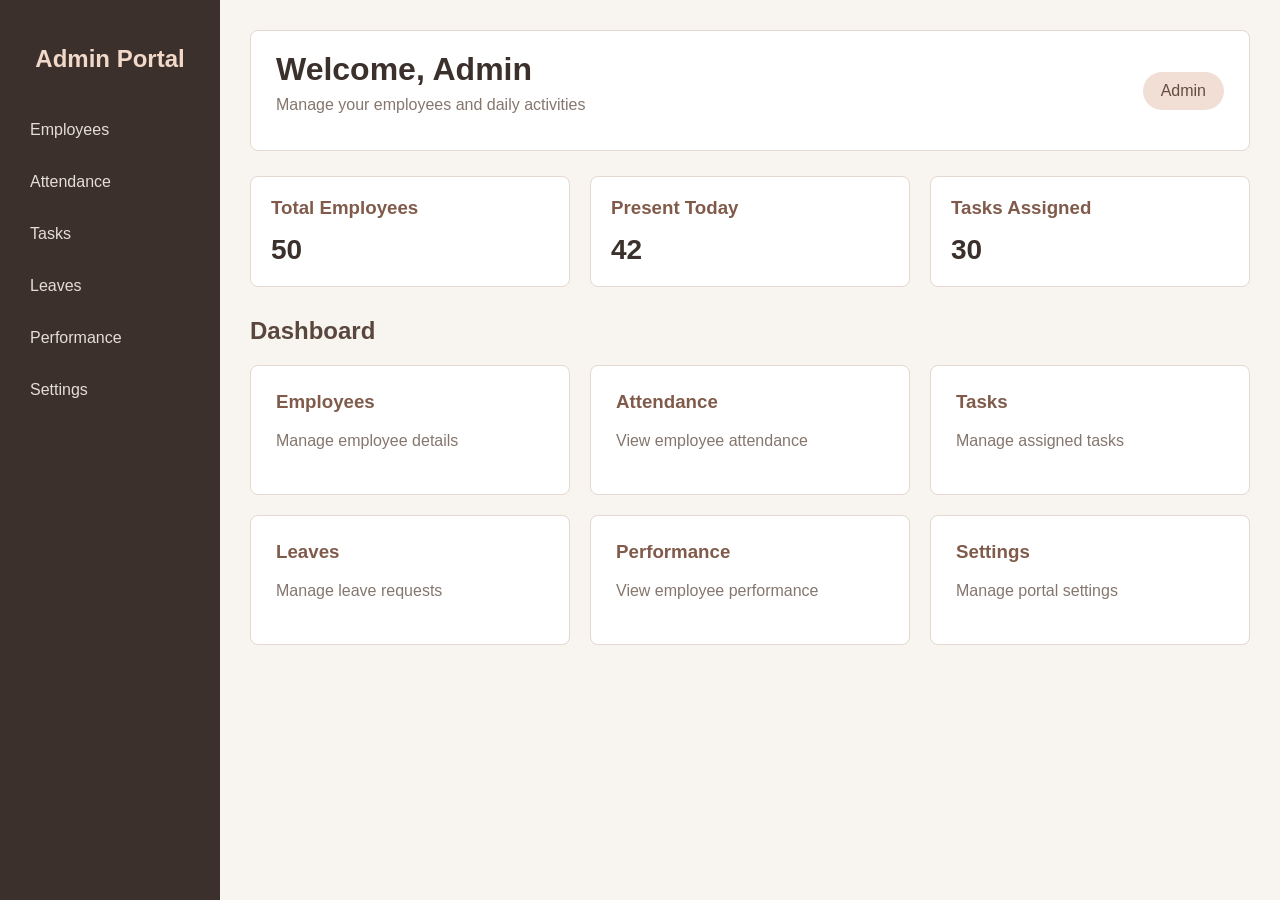
<file: index.html>
<!DOCTYPE html>
<html lang="en">

<head>
    <meta charset="UTF-8">
    <meta name="viewport" content="width=device-width, initial-scale=1.0">

    <title>Admin Dashboard</title>
    <link rel="stylesheet" href="style.css">
</head>

<body>

    <!-- SIDEBAR -->

    <aside>

        <h2>Admin Portal</h2>

        <nav>
            <a href="employees.html">Employees</a>
            <a href="attendance.html">Attendance</a>
            <a href="tasks.html">Tasks</a>
            <a href="leaves.html">Leaves</a>
            <a href="performance.html">Performance</a>
            <a href="settings.html">Settings</a>
        </nav>

    </aside>


    <!-- MAIN CONTENT -->

    <main>

        <!-- HEADER -->

        <header class="top-header">

            <div>
                <h1>Welcome, Admin</h1>
                <p>Manage your employees and daily activities</p>
            </div>

            <div class="admin-name">
                Admin
            </div>

        </header>


        <!-- SUMMARY -->

        <section class="summary">

            <div class="summary-box">
                <h3>Total Employees</h3>
                <p>50</p>
            </div>

            <div class="summary-box">
                <h3>Present Today</h3>
                <p>42</p>
            </div>

            <div class="summary-box">
                <h3>Tasks Assigned</h3>
                <p>30</p>
            </div>

        </section>


        <!-- DASHBOARD OPTIONS -->

        <h2 class="section-title">Dashboard</h2>

        <section class="dashboard-options">

            <a href="employees.html" class="dashboard-box">
                <h3>Employees</h3>
                <p>Manage employee details</p>
            </a>

            <a href="attendance.html" class="dashboard-box">
                <h3>Attendance</h3>
                <p>View employee attendance</p>
            </a>

            <a href="tasks.html" class="dashboard-box">
                <h3>Tasks</h3>
                <p>Manage assigned tasks</p>
            </a>

            <a href="leaves.html" class="dashboard-box">
                <h3>Leaves</h3>
                <p>Manage leave requests</p>
            </a>

            <a href="performance.html" class="dashboard-box">
                <h3>Performance</h3>
                <p>View employee performance</p>
            </a>

            <a href="settings.html" class="dashboard-box">
                <h3>Settings</h3>
                <p>Manage portal settings</p>
            </a>

        </section>

    </main>


    <!-- FOOTER -->

    <footer>
        <p>© 2026 Admin Portal</p>
    </footer>

</body>

</html>
</file>
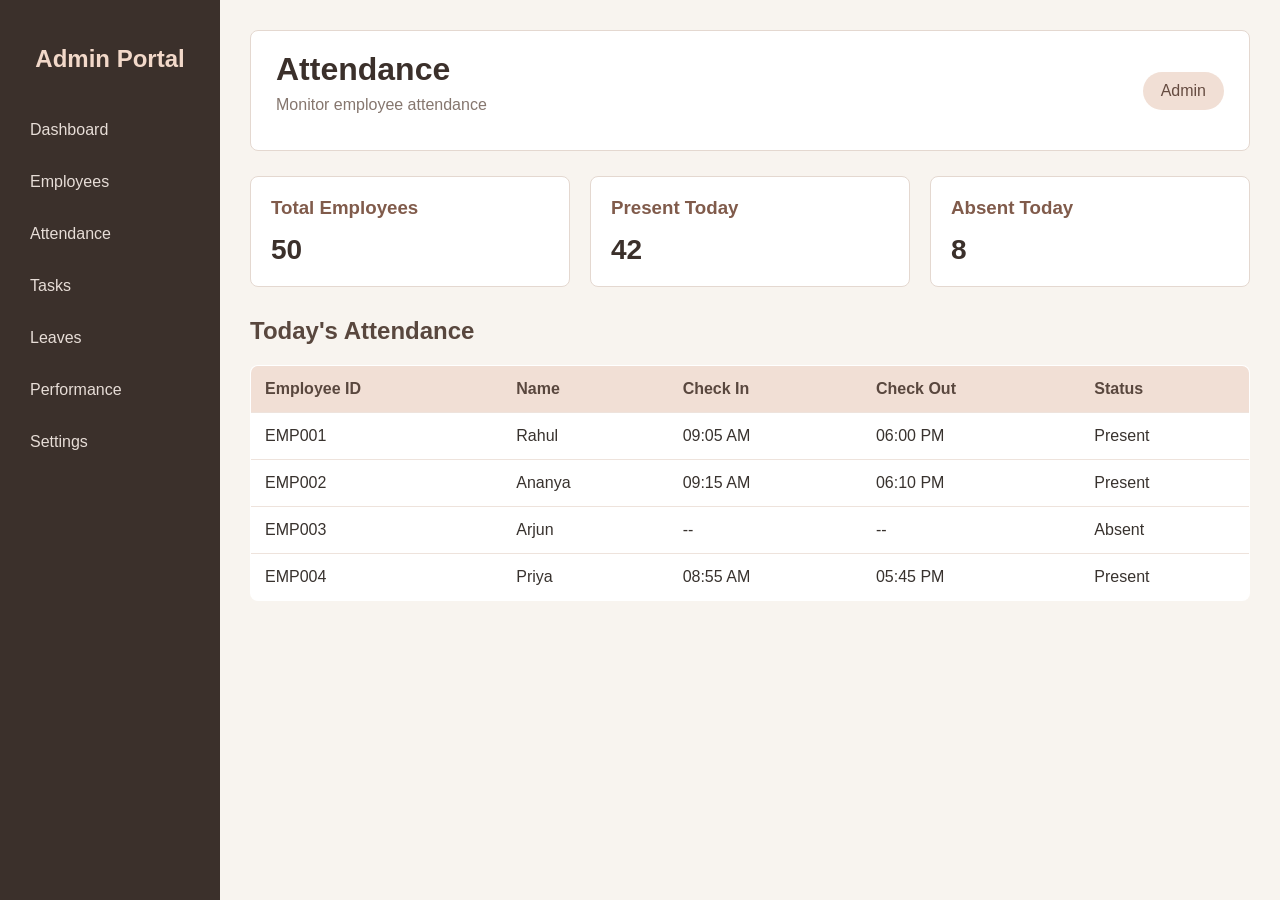
<file: attendance.html>
<!DOCTYPE html>
<html lang="en">

<head>
    <meta charset="UTF-8">
    <meta name="viewport" content="width=device-width, initial-scale=1.0">

    <title>Attendance | Admin Portal</title>

    <link rel="stylesheet" href="style.css">
</head>

<body>

    <!-- SIDEBAR -->

    <aside>

        <h2>Admin Portal</h2>

        <nav>
            <a href="index.html">Dashboard</a>
            <a href="employees.html">Employees</a>
            <a href="attendance.html">Attendance</a>
            <a href="tasks.html">Tasks</a>
            <a href="leaves.html">Leaves</a>
            <a href="performance.html">Performance</a>
            <a href="settings.html">Settings</a>
        </nav>

    </aside>


    <!-- MAIN CONTENT -->

    <main>

        <!-- HEADER -->

        <header class="top-header">

            <div>
                <h1>Attendance</h1>
                <p>Monitor employee attendance</p>
            </div>

            <div class="admin-name">
                Admin
            </div>

        </header>


        <!-- ATTENDANCE SUMMARY -->

        <section class="summary">

            <div class="summary-box">
                <h3>Total Employees</h3>
                <p>50</p>
            </div>

            <div class="summary-box">
                <h3>Present Today</h3>
                <p>42</p>
            </div>

            <div class="summary-box">
                <h3>Absent Today</h3>
                <p>8</p>
            </div>

        </section>


        <!-- ATTENDANCE TABLE -->

        <h2 class="section-title">Today's Attendance</h2>

        <table>

            <tr>
                <th>Employee ID</th>
                <th>Name</th>
                <th>Check In</th>
                <th>Check Out</th>
                <th>Status</th>
            </tr>

            <tr>
                <td>EMP001</td>
                <td>Rahul</td>
                <td>09:05 AM</td>
                <td>06:00 PM</td>
                <td>Present</td>
            </tr>

            <tr>
                <td>EMP002</td>
                <td>Ananya</td>
                <td>09:15 AM</td>
                <td>06:10 PM</td>
                <td>Present</td>
            </tr>

            <tr>
                <td>EMP003</td>
                <td>Arjun</td>
                <td>--</td>
                <td>--</td>
                <td>Absent</td>
            </tr>

            <tr>
                <td>EMP004</td>
                <td>Priya</td>
                <td>08:55 AM</td>
                <td>05:45 PM</td>
                <td>Present</td>
            </tr>

        </table>

    </main>


    <!-- FOOTER -->

    <footer>
        <p>© 2026 Admin Portal</p>
    </footer>

</body>

</html>
</file>
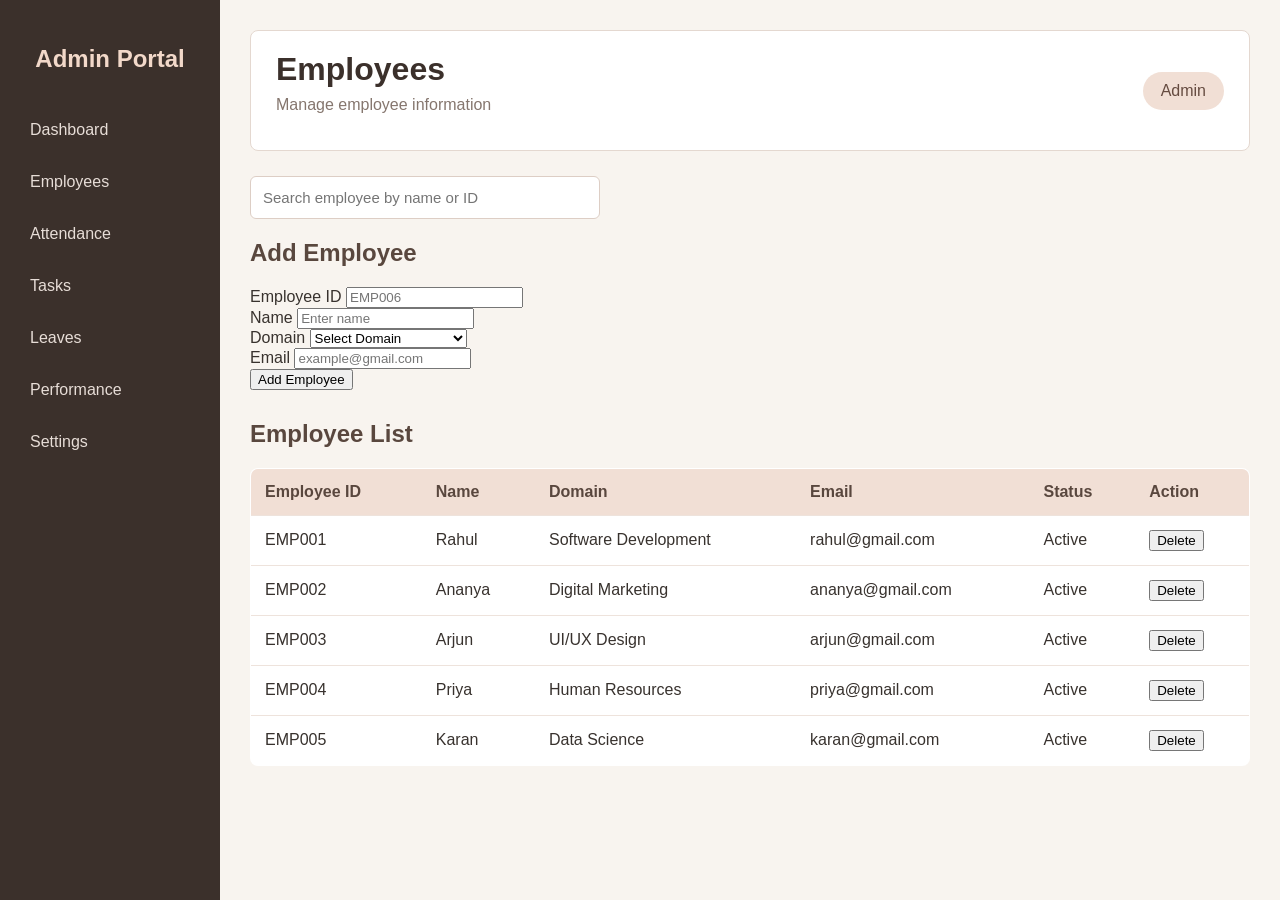
<file: employees.html>
<!DOCTYPE html>
<html lang="en">

<head>

    <meta charset="UTF-8">

    <meta name="viewport" content="width=device-width, initial-scale=1.0">

    <title>Employees | Admin Portal</title>

    <link rel="stylesheet" href="style.css">

</head>

<body>

    <!-- SIDEBAR -->

    <aside>

        <h2>Admin Portal</h2>

        <nav>

            <a href="index.html">Dashboard</a>

            <a href="employees.html">Employees</a>

            <a href="attendance.html">Attendance</a>

            <a href="tasks.html">Tasks</a>

            <a href="leaves.html">Leaves</a>

            <a href="performance.html">Performance</a>

            <a href="settings.html">Settings</a>

        </nav>

    </aside>


    <!-- MAIN CONTENT -->

    <main>

        <!-- HEADER -->

        <header class="top-header">

            <div>

                <h1>Employees</h1>

                <p>Manage employee information</p>

            </div>

            <div class="admin-name">

                Admin

            </div>

        </header>


        <!-- SEARCH EMPLOYEE -->

        <div class="search-box">

            <input
                type="text"
                id="searchEmployee"
                placeholder="Search employee by name or ID"
                onkeyup="searchEmployee()"
            >

        </div>


        <!-- ADD EMPLOYEE -->

        <section class="add-employee">

            <h2>Add Employee</h2>

            <div class="employee-form">

                <div>

                    <label>Employee ID</label>

                    <input
                        type="text"
                        id="employeeID"
                        placeholder="EMP006"
                    >

                </div>


                <div>

                    <label>Name</label>

                    <input
                        type="text"
                        id="employeeName"
                        placeholder="Enter name"
                    >

                </div>


                <div>

                    <label>Domain</label>

                    <select id="employeeDomain">

                        <option value="">Select Domain</option>

                        <option value="Software Development">
                            Software Development
                        </option>

                        <option value="Web Development">
                            Web Development
                        </option>

                        <option value="Data Science">
                            Data Science
                        </option>

                        <option value="Digital Marketing">
                            Digital Marketing
                        </option>

                        <option value="UI/UX Design">
                            UI/UX Design
                        </option>

                        <option value="Human Resources">
                            Human Resources
                        </option>

                    </select>

                </div>


                <div>

                    <label>Email</label>

                    <input
                        type="email"
                        id="employeeEmail"
                        placeholder="example@gmail.com"
                    >

                </div>


                <button onclick="addEmployee()">

                    Add Employee

                </button>

            </div>

        </section>


        <!-- EMPLOYEE TABLE -->

        <h2 class="section-title">Employee List</h2>

        <table id="employeeTable">

            <!-- TABLE HEADING -->

            <tr>

                <th>Employee ID</th>

                <th>Name</th>

                <th>Domain</th>

                <th>Email</th>

                <th>Status</th>

                <th>Action</th>

            </tr>


            <!-- EMPLOYEE 1 -->

            <tr>

                <td>EMP001</td>

                <td>Rahul</td>

                <td>Software Development</td>

                <td>rahul@gmail.com</td>

                <td>Active</td>

                <td>
                    <button onclick="deleteEmployee(this)">
                        Delete
                    </button>
                </td>

            </tr>


            <!-- EMPLOYEE 2 -->

            <tr>

                <td>EMP002</td>

                <td>Ananya</td>

                <td>Digital Marketing</td>

                <td>ananya@gmail.com</td>

                <td>Active</td>

                <td>
                    <button onclick="deleteEmployee(this)">
                        Delete
                    </button>
                </td>

            </tr>


            <!-- EMPLOYEE 3 -->

            <tr>

                <td>EMP003</td>

                <td>Arjun</td>

                <td>UI/UX Design</td>

                <td>arjun@gmail.com</td>

                <td>Active</td>

                <td>
                    <button onclick="deleteEmployee(this)">
                        Delete
                    </button>
                </td>

            </tr>


            <!-- EMPLOYEE 4 -->

            <tr>

                <td>EMP004</td>

                <td>Priya</td>

                <td>Human Resources</td>

                <td>priya@gmail.com</td>

                <td>Active</td>

                <td>
                    <button onclick="deleteEmployee(this)">
                        Delete
                    </button>
                </td>

            </tr>


            <!-- EMPLOYEE 5 -->

            <tr>

                <td>EMP005</td>

                <td>Karan</td>

                <td>Data Science</td>

                <td>karan@gmail.com</td>

                <td>Active</td>

                <td>
                    <button onclick="deleteEmployee(this)">
                        Delete
                    </button>
                </td>

            </tr>

        </table>

    </main>


    <!-- FOOTER -->

    <footer>

        <p>© 2026 Admin Portal</p>

    </footer>


    <script src="script.js"></script>

</body>

</html>
</file>
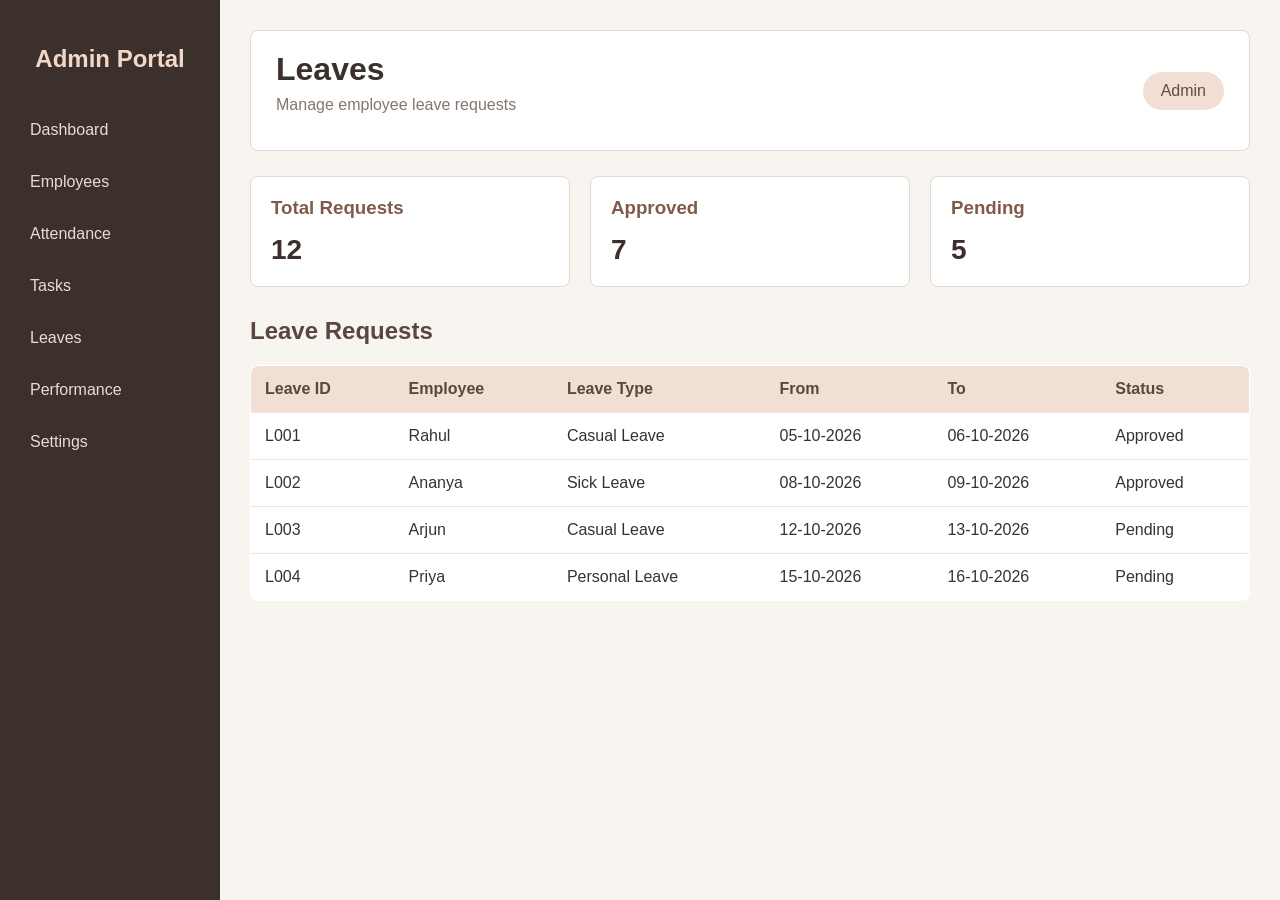
<file: leaves.html>
<!DOCTYPE html>
<html lang="en">

<head>
    <meta charset="UTF-8">
    <meta name="viewport" content="width=device-width, initial-scale=1.0">

    <title>Leaves | Admin Portal</title>

    <link rel="stylesheet" href="style.css">
</head>

<body>

    <!-- SIDEBAR -->

    <aside>

        <h2>Admin Portal</h2>

        <nav>
            <a href="index.html">Dashboard</a>
            <a href="employees.html">Employees</a>
            <a href="attendance.html">Attendance</a>
            <a href="tasks.html">Tasks</a>
            <a href="leaves.html">Leaves</a>
            <a href="performance.html">Performance</a>
            <a href="settings.html">Settings</a>
        </nav>

    </aside>


    <!-- MAIN CONTENT -->

    <main>

        <!-- HEADER -->

        <header class="top-header">

            <div>
                <h1>Leaves</h1>
                <p>Manage employee leave requests</p>
            </div>

            <div class="admin-name">
                Admin
            </div>

        </header>


        <!-- LEAVE SUMMARY -->

        <section class="summary">

            <div class="summary-box">
                <h3>Total Requests</h3>
                <p>12</p>
            </div>

            <div class="summary-box">
                <h3>Approved</h3>
                <p>7</p>
            </div>

            <div class="summary-box">
                <h3>Pending</h3>
                <p>5</p>
            </div>

        </section>


        <!-- LEAVE TABLE -->

        <h2 class="section-title">Leave Requests</h2>

        <table>

            <tr>
                <th>Leave ID</th>
                <th>Employee</th>
                <th>Leave Type</th>
                <th>From</th>
                <th>To</th>
                <th>Status</th>
            </tr>

            <tr>
                <td>L001</td>
                <td>Rahul</td>
                <td>Casual Leave</td>
                <td>05-10-2026</td>
                <td>06-10-2026</td>
                <td>Approved</td>
            </tr>

            <tr>
                <td>L002</td>
                <td>Ananya</td>
                <td>Sick Leave</td>
                <td>08-10-2026</td>
                <td>09-10-2026</td>
                <td>Approved</td>
            </tr>

            <tr>
                <td>L003</td>
                <td>Arjun</td>
                <td>Casual Leave</td>
                <td>12-10-2026</td>
                <td>13-10-2026</td>
                <td>Pending</td>
            </tr>

            <tr>
                <td>L004</td>
                <td>Priya</td>
                <td>Personal Leave</td>
                <td>15-10-2026</td>
                <td>16-10-2026</td>
                <td>Pending</td>
            </tr>

        </table>

    </main>


    <!-- FOOTER -->

    <footer>
        <p>© 2026 Admin Portal</p>
    </footer>

</body>

</html>
</file>
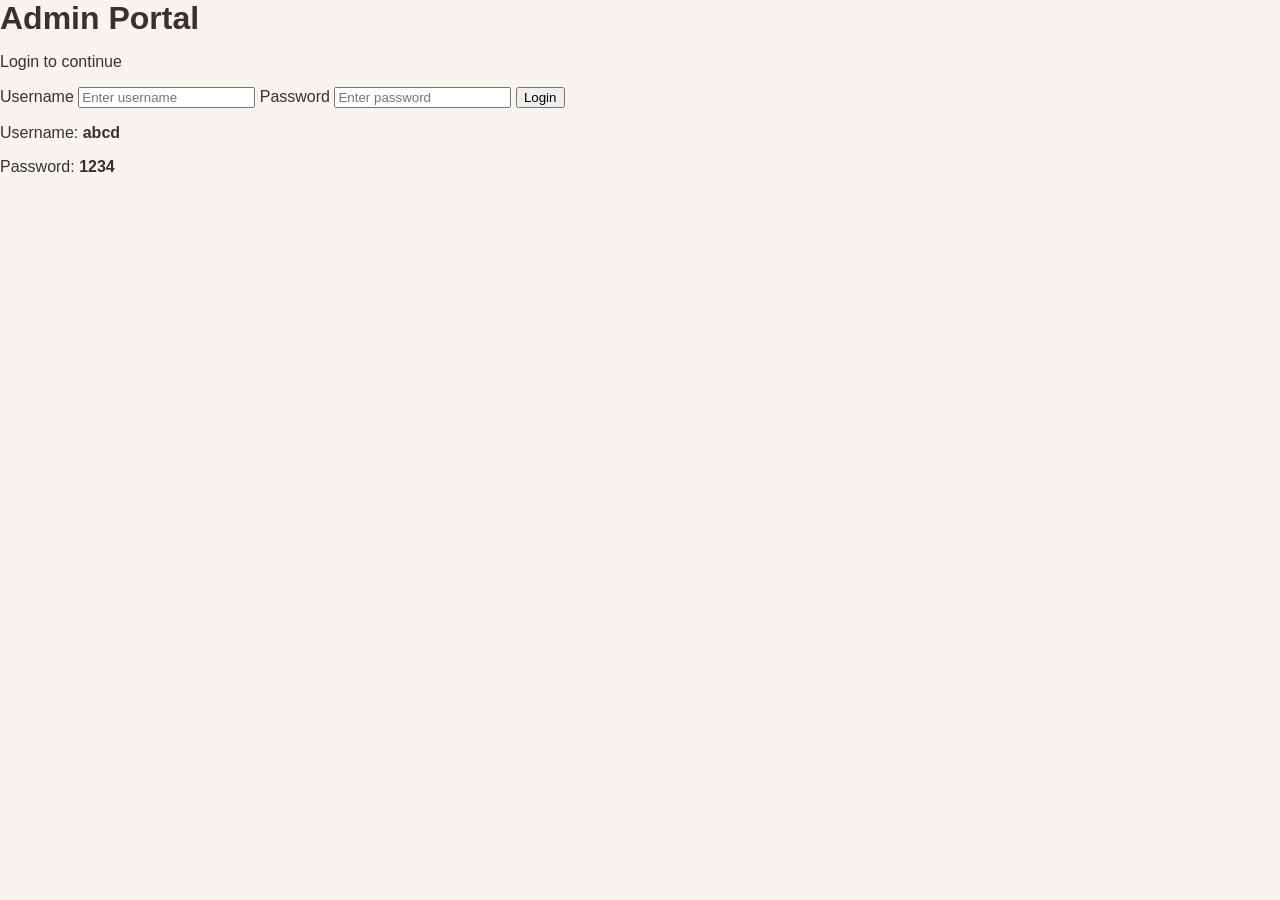
<file: login.html>
<!DOCTYPE html>
<html lang="en">

<head>

    <meta charset="UTF-8">

    <meta name="viewport" content="width=device-width, initial-scale=1.0">

    <title>Admin Login</title>

    <link rel="stylesheet" href="style.css">

</head>

<body class="login-page">

    <div class="login-box">

        <h1>Admin Portal</h1>

        <p>Login to continue</p>

        <div class="login-form">

            <label>Username</label>

            <input
                type="text"
                id="username"
                placeholder="Enter username"
            >

            <label>Password</label>

            <input
                type="text"
                id="password"
                placeholder="Enter password"
            >

            <button onclick="login()">
                Login
            </button>

            <p id="loginMessage"></p>

        </div>

        <div class="login-details">

            <p>Username: <strong>abcd</strong></p>

            <p>Password: <strong>1234</strong></p>

        </div>

    </div>

    <script src="script.js"></script>

</body>

</html>
</file>
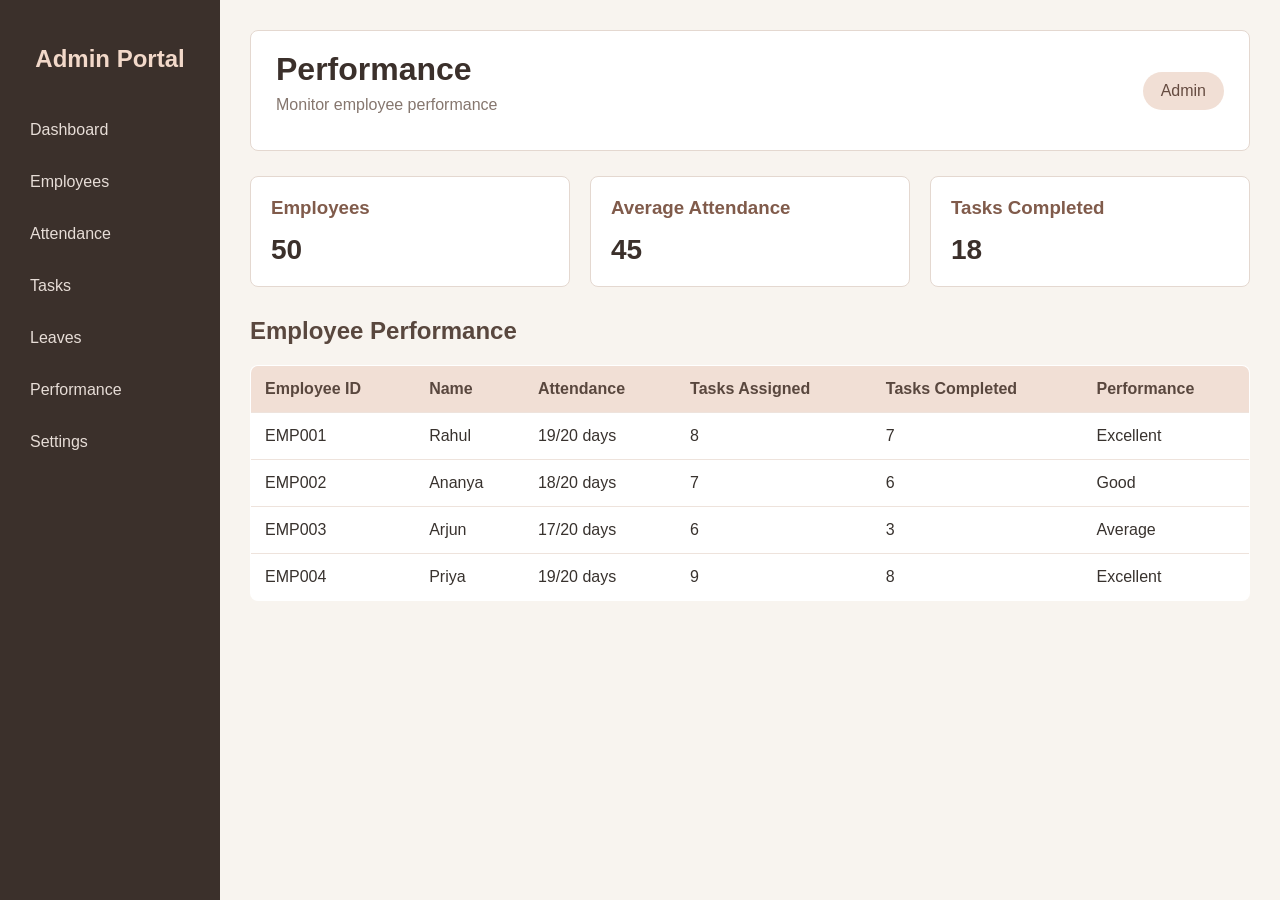
<file: performance.html>
<!DOCTYPE html>
<html lang="en">

<head>
    <meta charset="UTF-8">
    <meta name="viewport" content="width=device-width, initial-scale=1.0">

    <title>Performance | Admin Portal</title>

    <link rel="stylesheet" href="style.css">
</head>

<body>

    <!-- SIDEBAR -->

    <aside>

        <h2>Admin Portal</h2>

        <nav>
            <a href="index.html">Dashboard</a>
            <a href="employees.html">Employees</a>
            <a href="attendance.html">Attendance</a>
            <a href="tasks.html">Tasks</a>
            <a href="leaves.html">Leaves</a>
            <a href="performance.html">Performance</a>
            <a href="settings.html">Settings</a>
        </nav>

    </aside>


    <!-- MAIN CONTENT -->

    <main>

        <!-- HEADER -->

        <header class="top-header">

            <div>
                <h1>Performance</h1>
                <p>Monitor employee performance</p>
            </div>

            <div class="admin-name">
                Admin
            </div>

        </header>


        <!-- PERFORMANCE SUMMARY -->

        <section class="summary">

            <div class="summary-box">
                <h3>Employees</h3>
                <p>50</p>
            </div>

            <div class="summary-box">
                <h3>Average Attendance</h3>
                <p>45</p>
            </div>

            <div class="summary-box">
                <h3>Tasks Completed</h3>
                <p>18</p>
            </div>

        </section>


        <!-- PERFORMANCE TABLE -->

        <h2 class="section-title">Employee Performance</h2>

        <table>

            <tr>
                <th>Employee ID</th>
                <th>Name</th>
                <th>Attendance</th>
                <th>Tasks Assigned</th>
                <th>Tasks Completed</th>
                <th>Performance</th>
            </tr>

            <tr>
                <td>EMP001</td>
                <td>Rahul</td>
                <td>19/20 days</td>
                <td>8</td>
                <td>7</td>
                <td>Excellent</td>
            </tr>

            <tr>
                <td>EMP002</td>
                <td>Ananya</td>
                <td>18/20 days</td>
                <td>7</td>
                <td>6</td>
                <td>Good</td>
            </tr>

            <tr>
                <td>EMP003</td>
                <td>Arjun</td>
                <td>17/20 days</td>
                <td>6</td>
                <td>3</td>
                <td>Average</td>
            </tr>

            <tr>
                <td>EMP004</td>
                <td>Priya</td>
                <td>19/20 days</td>
                <td>9</td>
                <td>8</td>
                <td>Excellent</td>
            </tr>

        </table>

    </main>


    <!-- FOOTER -->

    <footer>
        <p>© 2026 Admin Portal</p>
    </footer>

</body>

</html>
</file>
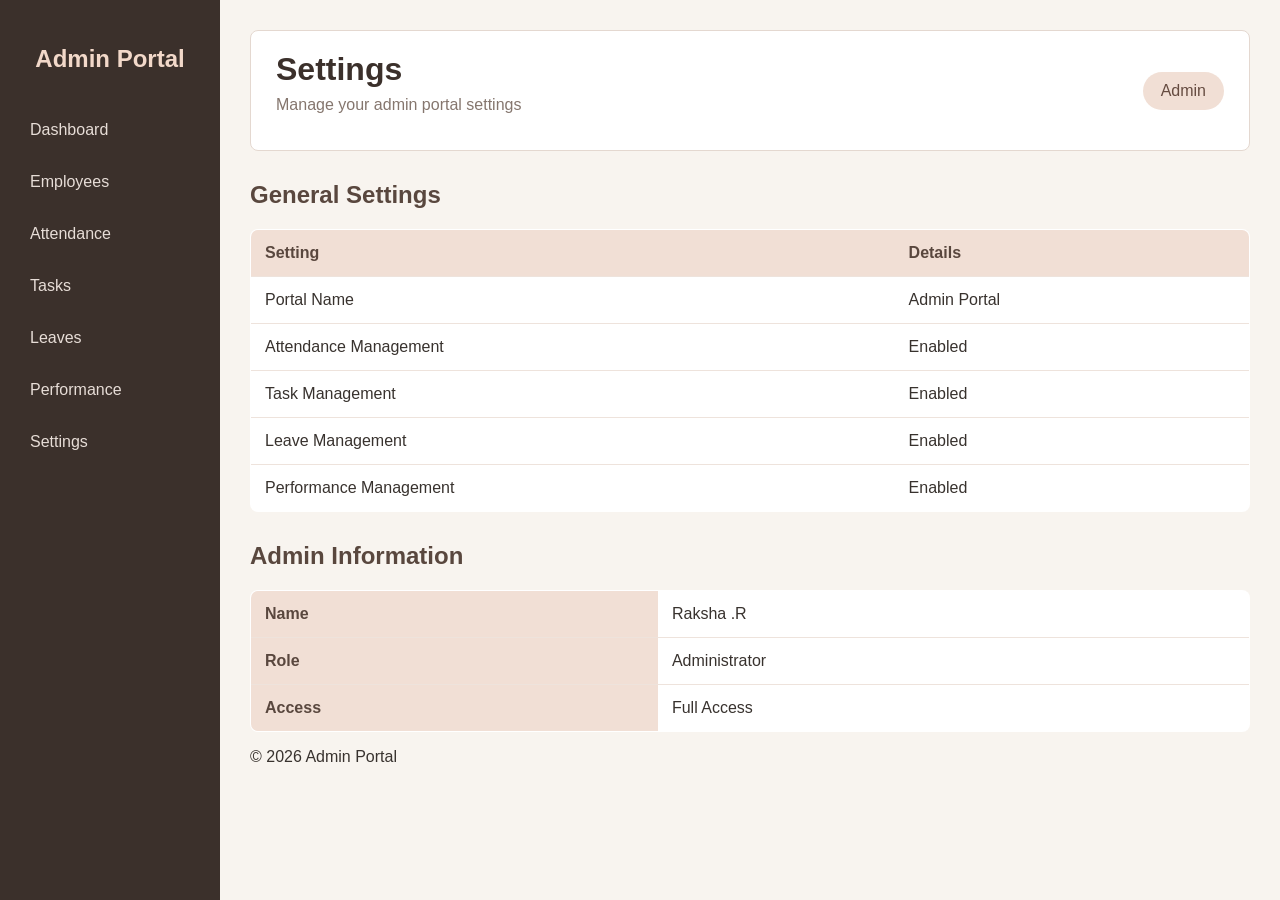
<file: settings.html>
<!DOCTYPE html>
<html lang="en">

<head>
    <meta charset="UTF-8">
    <meta name="viewport" content="width=device-width, initial-scale=1.0">

    <title>Settings | Admin Portal</title>

    <link rel="stylesheet" href="style.css">
</head>

<body>

    <!-- SIDEBAR -->

    <aside>

        <h2>Admin Portal</h2>

        <nav>
            <a href="index.html">Dashboard</a>
            <a href="employees.html">Employees</a>
            <a href="attendance.html">Attendance</a>
            <a href="tasks.html">Tasks</a>
            <a href="leaves.html">Leaves</a>
            <a href="performance.html">Performance</a>
            <a href="settings.html">Settings</a>
        </nav>

    </aside>


    <!-- MAIN CONTENT -->

    <main>

        <!-- HEADER -->

        <header class="top-header">

            <div>
                <h1>Settings</h1>
                <p>Manage your admin portal settings</p>
            </div>

            <div class="admin-name">
                Admin
            </div>

        </header>


        <!-- GENERAL SETTINGS -->

        <h2 class="section-title">General Settings</h2>

        <table>

            <tr>
                <th>Setting</th>
                <th>Details</th>
            </tr>

            <tr>
                <td>Portal Name</td>
                <td>Admin Portal</td>
            </tr>

            <tr>
                <td>Attendance Management</td>
                <td>Enabled</td>
            </tr>

            <tr>
                <td>Task Management</td>
                <td>Enabled</td>
            </tr>

            <tr>
                <td>Leave Management</td>
                <td>Enabled</td>
            </tr>

            <tr>
                <td>Performance Management</td>
                <td>Enabled</td>
            </tr>

        </table>


        <!-- ADMIN INFORMATION -->

       <h2 class="section-title">Admin Information</h2>

<table>

    <tr>
        <th>Name</th>
        <td>Raksha .R</td>
    </tr>

    <tr>
        <th>Role</th>
        <td>Administrator</td>
    </tr>

    <tr>
        <th>Access</th>
        <td>Full Access</td>
    </tr>

</table>


    <!-- FOOTER -->

    <footer>
        <p>© 2026 Admin Portal</p>
    </footer>

</body>

</html>
</file>
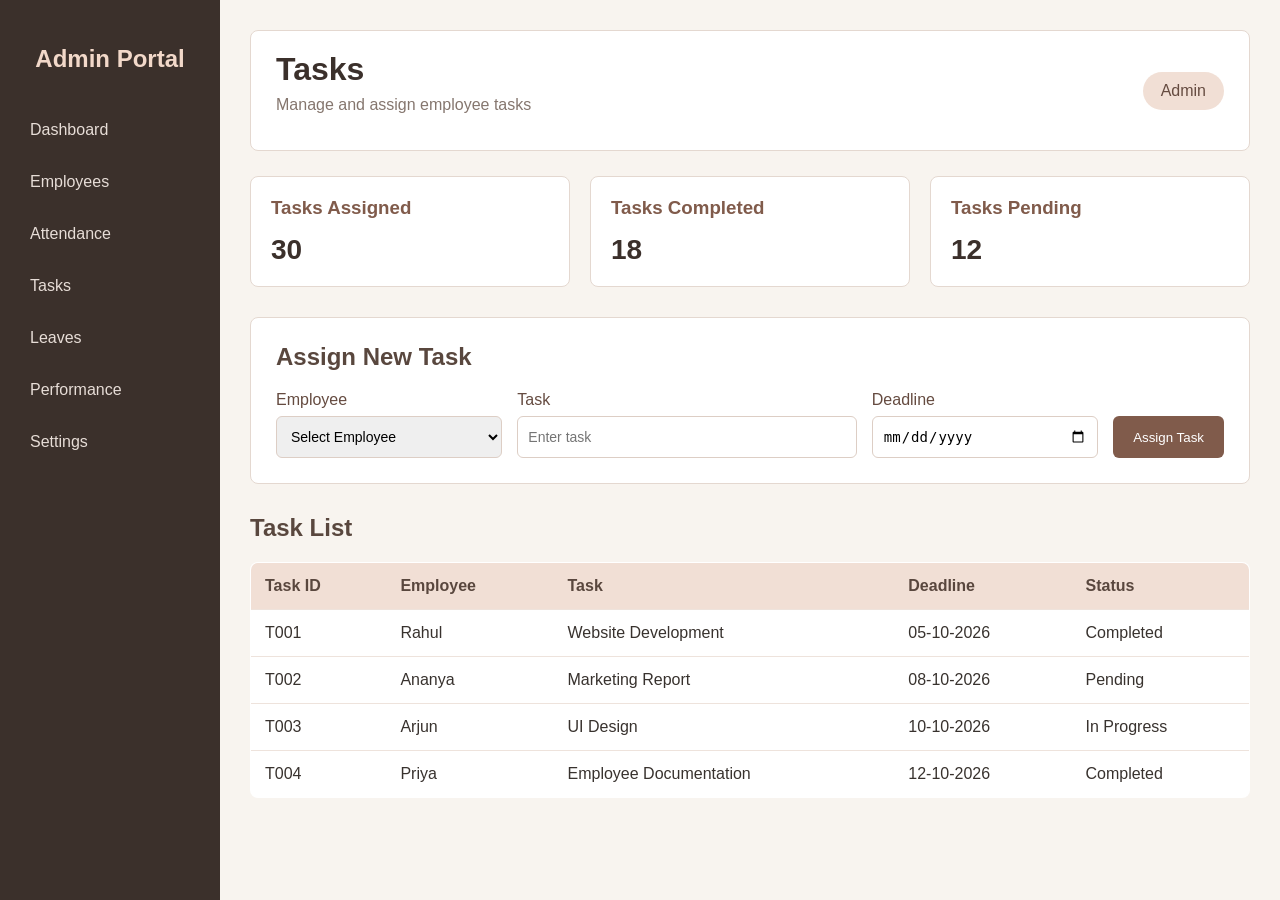
<file: tasks.html>
<!DOCTYPE html>
<html lang="en">

<head>
    <meta charset="UTF-8">
    <meta name="viewport" content="width=device-width, initial-scale=1.0">

    <title>Tasks</title>

    <link rel="stylesheet" href="style.css">
</head>

<body>

    <!-- SIDEBAR -->

    <aside>

        <h2>Admin Portal</h2>

        <nav>
            <a href="index.html">Dashboard</a>
            <a href="employees.html">Employees</a>
            <a href="attendance.html">Attendance</a>
            <a href="tasks.html">Tasks</a>
            <a href="leaves.html">Leaves</a>
            <a href="performance.html">Performance</a>
            <a href="settings.html">Settings</a>
        </nav>

    </aside>


    <!-- MAIN CONTENT -->

    <main>

        <!-- HEADER -->

        <header class="top-header">

            <div>
                <h1>Tasks</h1>
                <p>Manage and assign employee tasks</p>
            </div>

            <div class="admin-name">
                Admin
            </div>

        </header>


        <!-- SUMMARY -->

        <section class="summary">

            <div class="summary-box">
                <h3>Tasks Assigned</h3>
                <p id="totalTasks">30</p>
            </div>

            <div class="summary-box">
                <h3>Tasks Completed</h3>
                <p>18</p>
            </div>

            <div class="summary-box">
                <h3>Tasks Pending</h3>
                <p id="pendingTasks">12</p>
            </div>

        </section>


        <!-- ASSIGN TASK -->

        <section class="assign-task">

            <h2>Assign New Task</h2>

            <div class="task-form">

                <div>
                    <label>Employee</label>

                    <select id="employee">
                        <option value="">Select Employee</option>
                        <option value="Rahul">Rahul</option>
                        <option value="Ananya">Ananya</option>
                        <option value="Arjun">Arjun</option>
                        <option value="Priya">Priya</option>
                    </select>

                </div>


                <div>
                    <label>Task</label>

                    <input
                        type="text"
                        id="task"
                        placeholder="Enter task"
                    >

                </div>


                <div>
                    <label>Deadline</label>

                    <input
                        type="date"
                        id="deadline"
                    >

                </div>


                <button onclick="assignTask()">
                    Assign Task
                </button>

            </div>

        </section>


        <!-- TASK TABLE -->

        <h2 class="section-title">Task List</h2>

        <table id="taskTable">

            <tr>
                <th>Task ID</th>
                <th>Employee</th>
                <th>Task</th>
                <th>Deadline</th>
                <th>Status</th>
            </tr>

            <tr>
                <td>T001</td>
                <td>Rahul</td>
                <td>Website Development</td>
                <td>05-10-2026</td>
                <td>Completed</td>
            </tr>

            <tr>
                <td>T002</td>
                <td>Ananya</td>
                <td>Marketing Report</td>
                <td>08-10-2026</td>
                <td>Pending</td>
            </tr>

            <tr>
                <td>T003</td>
                <td>Arjun</td>
                <td>UI Design</td>
                <td>10-10-2026</td>
                <td>In Progress</td>
            </tr>

            <tr>
                <td>T004</td>
                <td>Priya</td>
                <td>Employee Documentation</td>
                <td>12-10-2026</td>
                <td>Completed</td>
            </tr>

        </table>

    </main>


    <!-- FOOTER -->

    <footer>

        <p>© 2026 Admin Portal</p>

    </footer>
    <script src="script.js"></script>
      

</body>

</html>
</file>
<file: style.css>
/* =========================
   BASIC SETTINGS
========================= */
* {
    box-sizing: border-box;
}

html,
body {
    margin: 0;
    padding: 0;
    overflow-x: hidden;
}
* {
    box-sizing: border-box;
}

body {
    margin: 0;
    font-family: Arial, sans-serif;
    background-color: #f8f4ef;
    color: #38322e;
}


/* =========================
   SIDEBAR
========================= */

aside {
    width: 220px;
    height: 100vh;

    background-color: #3b302b;
    color: white;

    position: fixed;
    left: 0;
    top: 0;

    padding: 25px 15px;
}

aside h2 {
    text-align: center;

    color: #f2d8c9;

    margin-bottom: 35px;
}


/* =========================
   NAVIGATION
========================= */

nav a {
    display: block;

    color: #e7ddd7;

    text-decoration: none;

    padding: 13px 15px;

    margin-bottom: 8px;

    border-radius: 6px;
}

nav a:hover {
    background-color: #654b40;

    color: white;
}


/* =========================
   MAIN CONTENT
========================= */

main {
    margin-left: 220px;

    padding: 30px;

    min-height: 90vh;
}

h1 {
    color: #3b302b;

    margin: 0;
}

h2 {
    color: #59473e;
}


/* =========================
   TOP HEADER
========================= */

.top-header {
    display: flex;

    justify-content: space-between;

    align-items: center;

    background-color: white;

    padding: 20px 25px;

    border: 1px solid #e4d8d0;

    border-radius: 8px;

    margin-bottom: 25px;
}

.top-header p {
    margin-top: 8px;

    color: #85766e;
}

.admin-name {
    background-color: #f1dfd5;

    color: #654b40;

    padding: 10px 18px;

    border-radius: 20px;
}


/* =========================
   SUMMARY BOXES
========================= */

.summary {
    display: flex;

    gap: 20px;

    margin-bottom: 30px;
}

.summary-box {
    background-color: white;

    border: 1px solid #e4d8d0;

    border-radius: 8px;

    padding: 20px;

    flex: 1;
}

.summary-box h3 {
    color: #805b4b;

    margin-top: 0;

    margin-bottom: 15px;
}

.summary-box p {
    font-size: 28px;

    font-weight: bold;

    color: #3b302b;

    margin: 0;
}


/* =========================
   SECTION TITLE
========================= */

.section-title {
    margin-top: 30px;

    margin-bottom: 20px;
}


/* =========================
   DASHBOARD BOXES
========================= */

.dashboard-options {
    display: grid;

    grid-template-columns: repeat(3, 1fr);

    gap: 20px;
}

.dashboard-box {
    background-color: white;

    border: 1px solid #e4d8d0;

    border-radius: 8px;

    padding: 25px;

    min-height: 130px;

    text-decoration: none;
}

.dashboard-box h3 {
    color: #805b4b;

    margin-top: 0;
}

.dashboard-box p {
    color: #85766e;
}

.dashboard-box:hover {
    background-color: #f5ebe5;
}


/* =========================
   TABLE
========================= */

table {
    width: 100%;

    border-collapse: collapse;

    background-color: white;

    border: 1px solid #e4d8d0;

    border-radius: 8px;

    overflow: hidden;
}

th {
    background-color: #f1dfd5;

    color: #59473e;

    font-weight: 600;
}

th,
td {
    padding: 14px;

    text-align: left;

    border-bottom: 1px solid #eee3dc;
}

tr:hover {
    background-color: #faf5f1;
}


/* =========================
   SEARCH EMPLOYEE
========================= */

.search-box {
    margin-bottom: 20px;
}

.search-box input {
    width: 350px;

    padding: 12px;

    border: 1px solid #ddcec5;

    border-radius: 6px;

    font-size: 15px;

    outline: none;
}

.search-box input:focus {
    border-color: #a66f59;
}


/* =========================
   ASSIGN TASK
========================= */

.assign-task {
    background-color: white;

    border: 1px solid #e4d8d0;

    border-radius: 8px;

    padding: 25px;

    margin-bottom: 30px;
}

.assign-task h2 {
    margin-top: 0;

    margin-bottom: 20px;
}

.task-form {
    display: grid;

    grid-template-columns: 1fr 1.5fr 1fr auto;

    gap: 15px;

    align-items: end;
}

.task-form div {
    display: flex;

    flex-direction: column;
}

.task-form label {
    margin-bottom: 7px;

    color: #654b40;

    font-weight: 500;
}

.task-form input,
.task-form select {
    width: 100%;

    height: 42px;

    padding: 10px;

    border: 1px solid #ddcec5;

    border-radius: 6px;

    font-size: 14px;
}

.task-form input:focus,
.task-form select:focus {
    outline: none;

    border-color: #a66f59;
}

.task-form button {
    height: 42px;

    padding: 0 20px;

    background-color: #805b4b;

    color: white;

    border: none;

    border-radius: 6px;

    cursor: pointer;
}

.task-form button:hover {
    background-color: #3b302b;
}


/* =========================
   FOOTER
========================= */

footer {
/* FOOTER */

footer {
    margin-left: 220px;
    width: calc(100% - 220px);
    padding: 20px;
    text-align: center;
    color: #85766e;
    background-color: white;
    border-top: 1px solid #e4d8d0;
}

/* =========================
   RESPONSIVE DESIGN
========================= */

@media (max-width: 900px) {

    aside {
        width: 190px;
    }

    main {
        margin-left: 190px;
    }

    footer {
        margin-left: 190px;
    }

    .dashboard-options {
        grid-template-columns: repeat(2, 1fr);
    }

    .summary {
        flex-wrap: wrap;
    }

    .summary-box {
        min-width: 200px;
    }

    .task-form {
        grid-template-columns: 1fr 1fr;
    }

}


@media (max-width: 600px) {

    aside {
        width: 100%;

        height: auto;

        position: relative;

        padding: 15px;
    }

    aside h2 {
        margin-bottom: 15px;
    }

    nav a {
        display: inline-block;

        margin-right: 5px;
    }

    main {
        margin-left: 0;

        padding: 20px;
    }

    footer {
        margin-left: 0;
    }

    .top-header {
        flex-direction: column;

        align-items: flex-start;

        gap: 15px;
    }

    .summary {
        flex-direction: column;
    }

    .dashboard-options {
        grid-template-columns: 1fr;
    }

    .search-box input {
        width: 100%;
    }

    .task-form {
        grid-template-columns: 1fr;
    }

    .task-form button {
        width: 100%;
    }

    table {
        font-size: 14px;
    }

    th,
    td {
        padding: 10px;
    }

}
/* =========================
   LOGIN PAGE
========================= */

.login-page {
    min-height: 100vh;

    display: flex;

    justify-content: center;

    align-items: center;

    background-color: #f8f4ef;
}

.login-box {
    width: 400px;

    background-color: white;

    padding: 40px;

    border: 1px solid #e4d8d0;

    border-radius: 10px;

    box-shadow: 0 5px 20px rgba(59, 48, 43, 0.08);
}

.login-box h1 {
    text-align: center;

    color: #3b302b;

    margin-bottom: 10px;
}

.login-box > p {
    text-align: center;

    color: #85766e;

    margin-bottom: 30px;
}

.login-form {
    display: flex;

    flex-direction: column;
}

.login-form label {
    margin-bottom: 7px;

    color: #654b40;

    font-weight: 500;
}

.login-form input {
    height: 42px;

    padding: 10px;

    margin-bottom: 18px;

    border: 1px solid #ddcec5;

    border-radius: 6px;

    font-size: 14px;
}

.login-form input:focus {
    outline: none;

    border-color: #a66f59;
}

.login-form button {
    height: 42px;

    margin-top: 5px;

    background-color: #805b4b;

    color: white;

    border: none;

    border-radius: 6px;

    cursor: pointer;

    font-size: 15px;
}

.login-form button:hover {
    background-color: #3b302b;
}

#loginMessage {
    text-align: center;

    margin-top: 15px;

    color: #a66f59;
}


/* LOGIN RESPONSIVE */

@media (max-width: 600px) {

    .login-box {
        width: 90%;

        padding: 30px;
    }

}
.login-details {
    margin-top: 20px;
    text-align: center;
    color: #654b40;
}

.login-details p {
    margin: 5px;
}
/* =========================
   ATTENDANCE GRAPH
========================= */

.attendance-graph {
    height: 400px;
    background-color: white;
    border: 1px solid #e4d8d0;
    border-radius: 8px;
    margin-top: 20px;
    padding: 30px 50px 20px;

    display: flex;
    align-items: flex-end;
    justify-content: space-around;
}

.graph-item {
    width: 80px;
    height: 100%;
    display: flex;
    flex-direction: column;
    justify-content: flex-end;
    align-items: center;
}

.graph-bar-fill {
    width: 55px;
    background-color: #805b4b;
    border-radius: 6px 6px 0 0;
}

/* BAR HEIGHTS */

.rahul {
    height: 300px;
}

.ananya {
    height: 270px;
}

.arjun {
    height: 255px;
}

.priya {
    height: 276px;
}

.percentage {
    font-weight: bold;
    color: #59473e;
    margin-bottom: 8px;
}

.graph-item p {
    margin-top: 10px;
    color: #59473e;
    font-weight: bold;
}
/* PERFORMANCE TABLE */

table th {
    text-align: center;
    vertical-align: middle;
}

table td {
    text-align: center;
    vertical-align: middle;
}
/* =========================
   ADD EMPLOYEE
========================= */

.add-employee {
    background-color: white;

    border: 1px solid #e4d8d0;

    border-radius: 8px;

    padding: 25px;

    margin-bottom: 30px;
}

.add-employee h2 {
    margin-top: 0;

    margin-bottom: 20px;
}

.employee-form {
    display: grid;

    grid-template-columns: 1fr 1fr 1fr 1.3fr auto;

    gap: 15px;

    align-items: end;
}

.employee-form div {
    display: flex;

    flex-direction: column;
}

.employee-form label {
    margin-bottom: 7px;

    color: #654b40;

    font-weight: 500;
}

.employee-form input,
.employee-form select {
    height: 42px;

    padding: 10px;

    border: 1px solid #ddcec5;

    border-radius: 6px;

    font-size: 14px;
}

.employee-form input:focus,
.employee-form select:focus {
    outline: none;

    border-color: #a66f59;
}

.employee-form button {
    height: 42px;

    padding: 0 20px;

    background-color: #805b4b;

    color: white;

    border: none;

    border-radius: 6px;

    cursor: pointer;
}

.employee-form button:hover {
    background-color: #3b302b;
}


/* =========================
   RESPONSIVE
========================= */

@media (max-width: 1000px) {

    .employee-form {
        grid-template-columns: 1fr 1fr;
    }

}


@media (max-width: 600px) {

    .employee-form {
        grid-template-columns: 1fr;
    }

    .employee-form button {
        width: 100%;
    }

}
</file>
